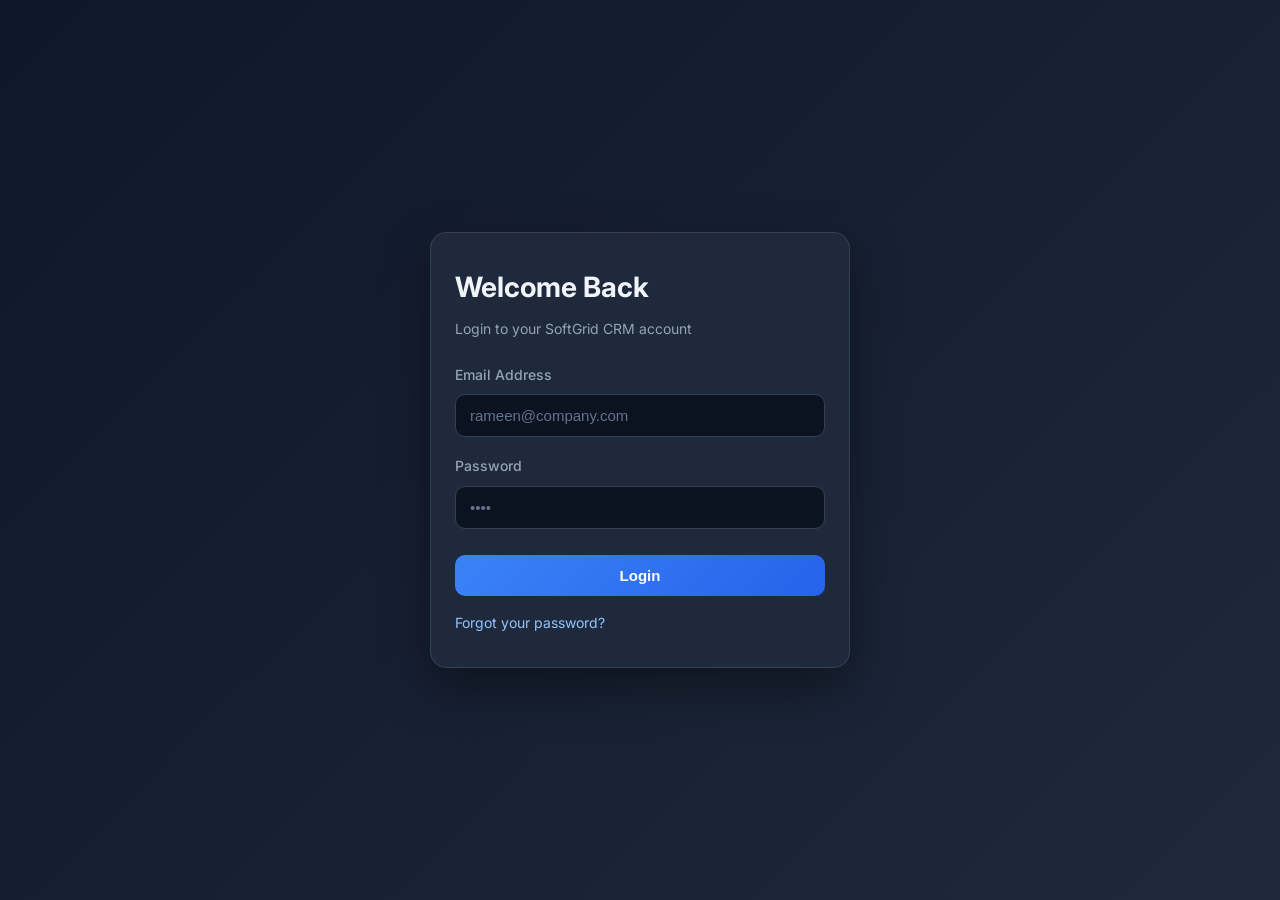
<file: index.html>
<!DOCTYPE html>
<html lang="en">
<head>
  <meta charset="UTF-8">
  <meta name="viewport" content="width=device-width, initial-scale=1.0">
  <title>SoftGrid CRM - Login</title>
  <link rel="stylesheet" href="style.css">
  <link href="https://fonts.googleapis.com/css2?family=Inter:wght@400;500;600;700&display=swap" rel="stylesheet">
</head>
<body>
  <div class="auth-wrap">
    <div class="auth-card">
      <h1>Welcome Back</h1>
      <p>Login to your SoftGrid CRM account</p>
      <form action="dashboard.html">
        <div class="field">
          <label>Email Address</label>
          <input type="email" placeholder="rameen@company.com" required>
        </div>
        <div class="field">
          <label>Password</label>
          <input type="password" placeholder="••••" required>
        </div>
        <button class="btn" type="submit">Login</button>
      </form>
      <a class="link" href="forgot-password.html">Forgot your password?</a>
    </div>
  </div>
</body>
</html>
</file>
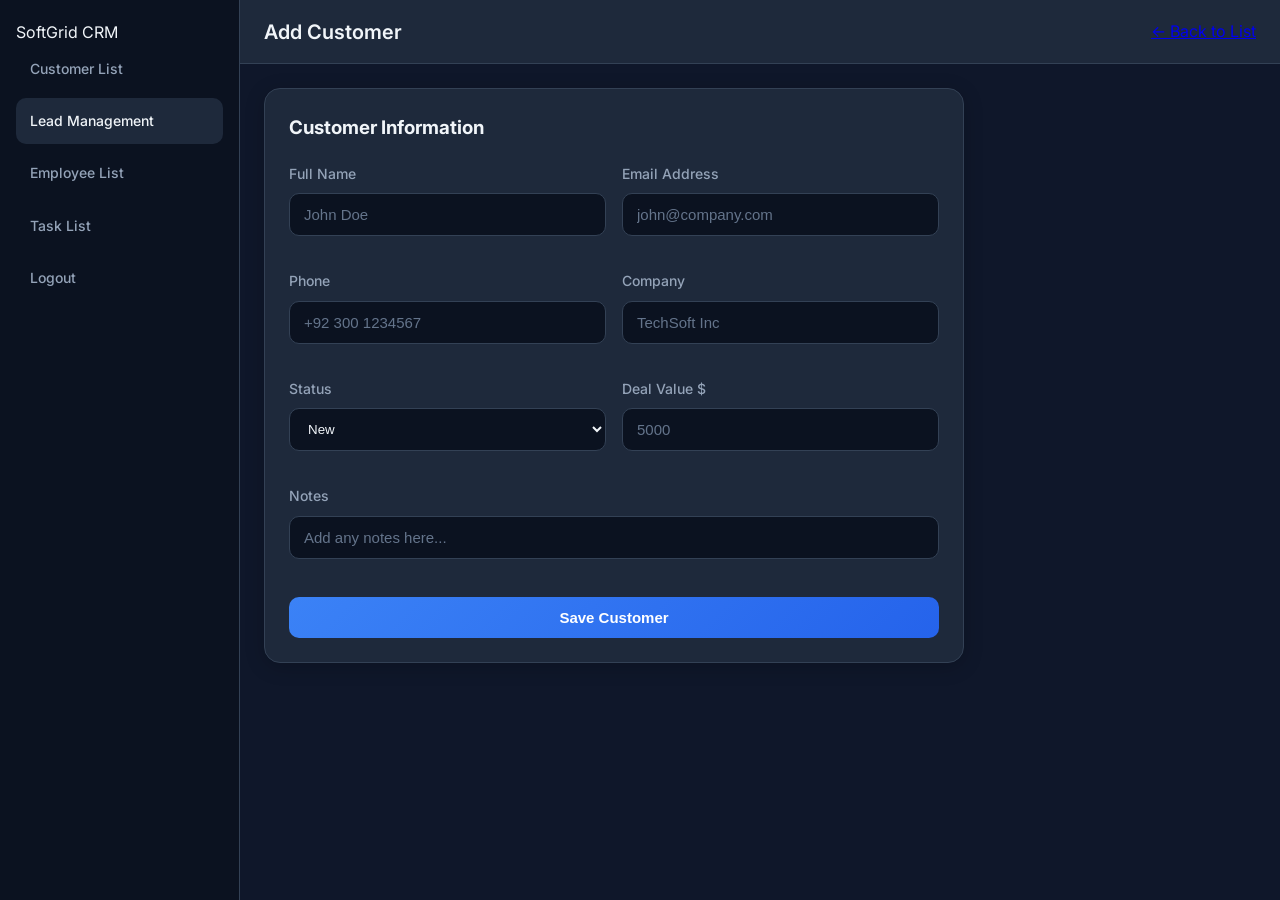
<file: add-customer.html>
<!DOCTYPE html>
<html lang="en">
<head>
  <meta charset="UTF-8">
  <meta name="viewport" content="width=device-width, initial-scale=1.0">
  <title>Add Customer - SoftGrid CRM</title>
  <link rel="stylesheet" href="style.css">
  <link href="https://fonts.googleapis.com/css2?family=Inter:wght@400;500;600;700&display=swap" rel="stylesheet">
</head>
<body>
  <div class="dashboard">
    <aside class="sidebar">
      <div class="logo">SoftGrid CRM</div>
      <nav>
  <a href="dashboard.html">Customer List</a>
  <a href="leads.html" class="active">Lead Management</a>
  <a href="employees.html">Employee List</a>
  <a href="tasks.html">Task List</a>
  <a href="index.html">Logout</a>
</nav>
    </aside>

    <div class="main">
      <header class="topbar">
        <h2>Add Customer</h2>
        <a href="dashboard.html" class="btn-primary">← Back to List</a>
      </header>

      <div class="content">
        <div class="card" style="max-width: 700px;">
          <h3 style="margin:0 0 20px;">Customer Information</h3>
          <form>
            <div style="display:grid; grid-template-columns:1fr 1fr; gap:16px;">
              <div class="field">
                <label>Full Name</label>
                <input type="text" placeholder="John Doe" required>
              </div>
              <div class="field">
                <label>Email Address</label>
                <input type="email" placeholder="john@company.com" required>
              </div>
              <div class="field">
                <label>Phone</label>
                <input type="tel" placeholder="+92 300 1234567">
              </div>
              <div class="field">
                <label>Company</label>
                <input type="text" placeholder="TechSoft Inc">
              </div>
              <div class="field">
                <label>Status</label>
                <select style="width:100%; padding:12px 14px; border-radius:10px; border:1px solid var(--border); background:#0b1220; color:var(--text);">
                  <option value="new">New</option>
                  <option value="contacted">Contacted</option>
                  <option value="won">Won</option>
                  <option value="lost">Lost</option>
                </select>
              </div>
              <div class="field">
                <label>Deal Value $</label>
                <input type="number" placeholder="5000">
              </div>
            </div>
            <div class="field" style="margin-top:16px;">
              <label>Notes</label>
              <input type="text" placeholder="Add any notes here...">
            </div>
            <button class="btn" type="submit" style="margin-top:20px;">Save Customer</button>
          </form>
        </div>
      </div>
    </div>
  </div>
</body>
</html>
</file>
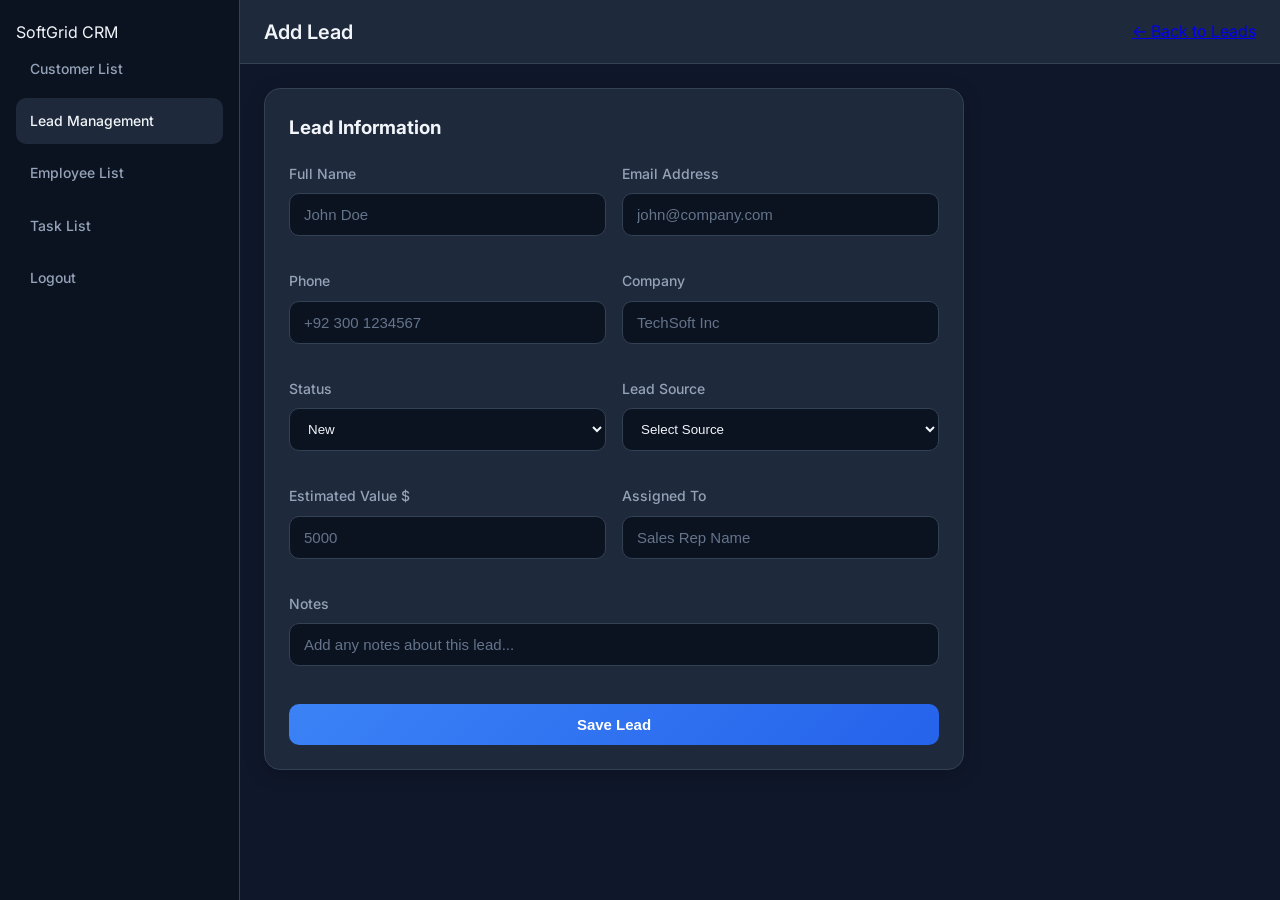
<file: add-lead.html>
<!DOCTYPE html>
<html lang="en">
<head>
  <meta charset="UTF-8">
  <meta name="viewport" content="width=device-width, initial-scale=1.0">
  <title>Add Lead - SoftGrid CRM</title>
  <link rel="stylesheet" href="style.css">
  <link href="https://fonts.googleapis.com/css2?family=Inter:wght@400;500;600;700&display=swap" rel="stylesheet">
</head>
<body>
  <div class="dashboard">
    <aside class="sidebar">
      <div class="logo">SoftGrid CRM</div>
      <nav>
  <a href="dashboard.html">Customer List</a>
  <a href="leads.html" class="active">Lead Management</a>
  <a href="employees.html">Employee List</a>
  <a href="tasks.html">Task List</a>
  <a href="index.html">Logout</a>
</nav>
    </aside>

    <div class="main">
      <header class="topbar">
        <h2>Add Lead</h2>
        <a href="leads.html" class="btn-primary">← Back to Leads</a>
      </header>

      <div class="content">
        <div class="card" style="max-width: 700px;">
          <h3 style="margin:0 0 20px;">Lead Information</h3>
          <form>
            <div style="display:grid; grid-template-columns:1fr 1fr; gap:16px;">
              <div class="field">
                <label>Full Name</label>
                <input type="text" placeholder="John Doe" required>
              </div>
              <div class="field">
                <label>Email Address</label>
                <input type="email" placeholder="john@company.com" required>
              </div>
              <div class="field">
                <label>Phone</label>
                <input type="tel" placeholder="+92 300 1234567">
              </div>
              <div class="field">
                <label>Company</label>
                <input type="text" placeholder="TechSoft Inc">
              </div>
              <div class="field">
                <label>Status</label>
                <select style="width:100%; padding:12px 14px; border-radius:10px; border:1px solid var(--border); background:#0b1220; color:var(--text);">
                  <option value="new">New</option>
                  <option value="contacted">Contacted</option>
                  <option value="won">Won</option>
                  <option value="lost">Lost</option>
                </select>
              </div>
              <div class="field">
                <label>Lead Source</label>
                <select style="width:100%; padding:12px 14px; border-radius:10px; border:1px solid var(--border); background:#0b1220; color:var(--text);">
                  <option value="">Select Source</option>
                  <option value="website">Website</option>
                  <option value="referral">Referral</option>
                  <option value="social">Social Media</option>
                  <option value="ads">Paid Ads</option>
                  <option value="cold-call">Cold Call</option>
                </select>
              </div>
              <div class="field">
                <label>Estimated Value $</label>
                <input type="number" placeholder="5000">
              </div>
              <div class="field">
                <label>Assigned To</label>
                <input type="text" placeholder="Sales Rep Name">
              </div>
            </div>
            <div class="field" style="margin-top:16px;">
              <label>Notes</label>
              <input type="text" placeholder="Add any notes about this lead...">
            </div>
            <button class="btn" type="submit" style="margin-top:20px;">Save Lead</button>
          </form>
        </div>
      </div>
    </div>
  </div>
</body>
</html>
</file>
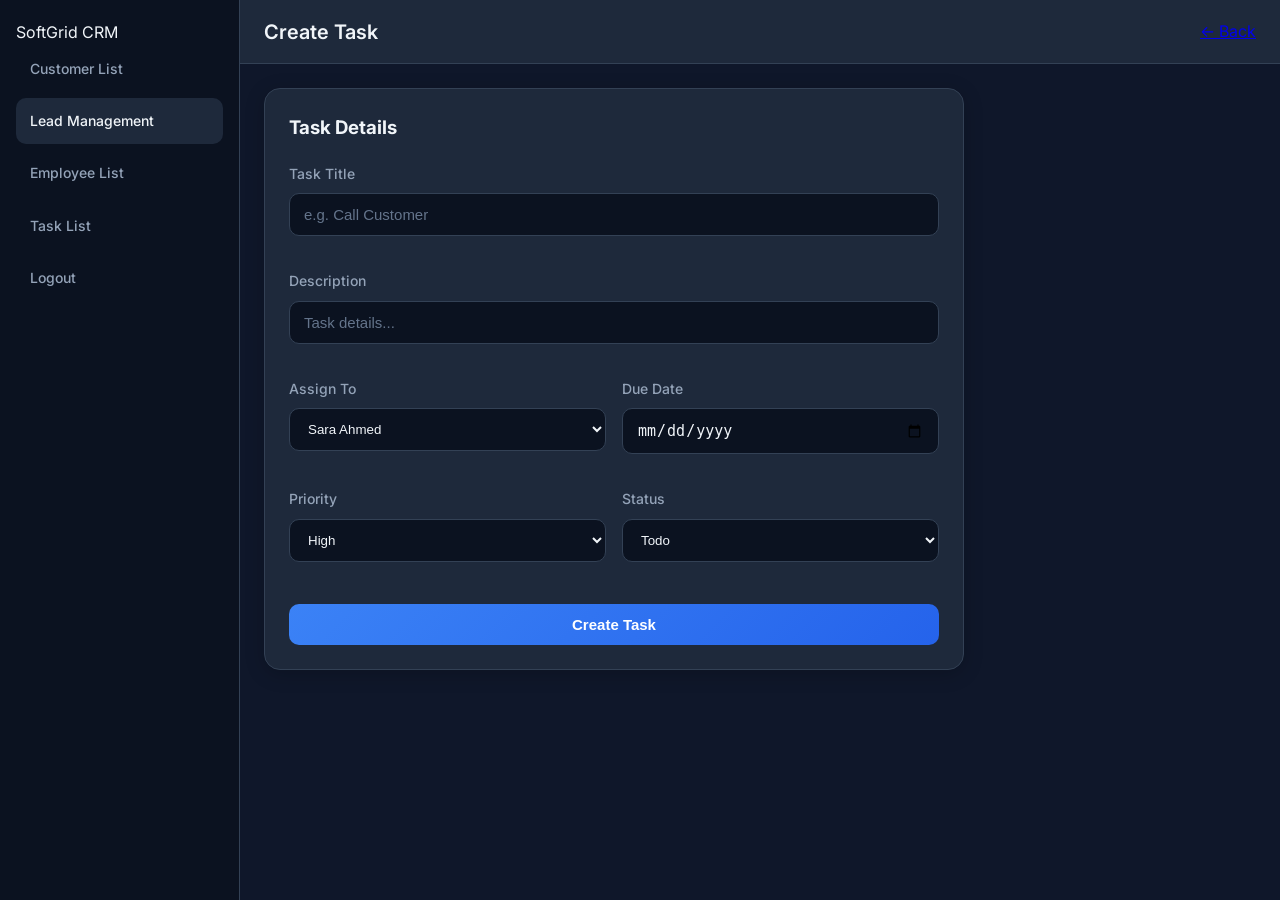
<file: create-task.html>
<!DOCTYPE html>
<html lang="en">
<head>
  <meta charset="UTF-8"><meta name="viewport" content="width=device-width, initial-scale=1.0">
  <title>Create Task - SoftGrid CRM</title>
  <link rel="stylesheet" href="style.css">
  <link href="https://fonts.googleapis.com/css2?family=Inter:wght@400;500;600;700&display=swap" rel="stylesheet">
</head>
<body>
  <div class="dashboard">
    <aside class="sidebar">
      <div class="logo">SoftGrid CRM</div>
     <nav>
  <a href="dashboard.html">Customer List</a>
  <a href="leads.html" class="active">Lead Management</a>
  <a href="employees.html">Employee List</a>
  <a href="tasks.html">Task List</a>
  <a href="index.html">Logout</a>
</nav>
    </aside>
    <div class="main">
      <header class="topbar"><h2>Create Task</h2><a href="tasks.html" class="btn-primary">← Back</a></header>
      <div class="content">
        <div class="card" style="max-width:700px;">
          <h3 style="margin:0 0 20px;">Task Details</h3>
          <form class="form-2col">
            <div class="field" style="grid-column:1/-1;"><label>Task Title</label><input type="text" placeholder="e.g. Call Customer"></div>
            <div class="field" style="grid-column:1/-1;"><label>Description</label><input type="text" placeholder="Task details..."></div>
            <div class="field"><label>Assign To</label><select style="width:100%; padding:12px 14px; border-radius:10px; border:1px solid var(--border); background:#0b1220; color:var(--text);"><option>Sara Ahmed</option><option>Usman Raza</option></select></div>
            <div class="field"><label>Due Date</label><input type="date"></div>
            <div class="field"><label>Priority</label><select style="width:100%; padding:12px 14px; border-radius:10px; border:1px solid var(--border); background:#0b1220; color:var(--text);"><option class="priority high">High</option><option class="priority medium">Medium</option><option class="priority low">Low</option></select></div>
            <div class="field"><label>Status</label><select style="width:100%; padding:12px 14px; border-radius:10px; border:1px solid var(--border); background:#0b1220; color:var(--text);"><option>Todo</option><option>In Progress</option></select></div>
            <button class="btn" type="submit" style="grid-column:1/-1; margin-top:8px;">Create Task</button>
          </form>
        </div>
      </div>
    </div>
  </div>
</body>
</html>
</file>
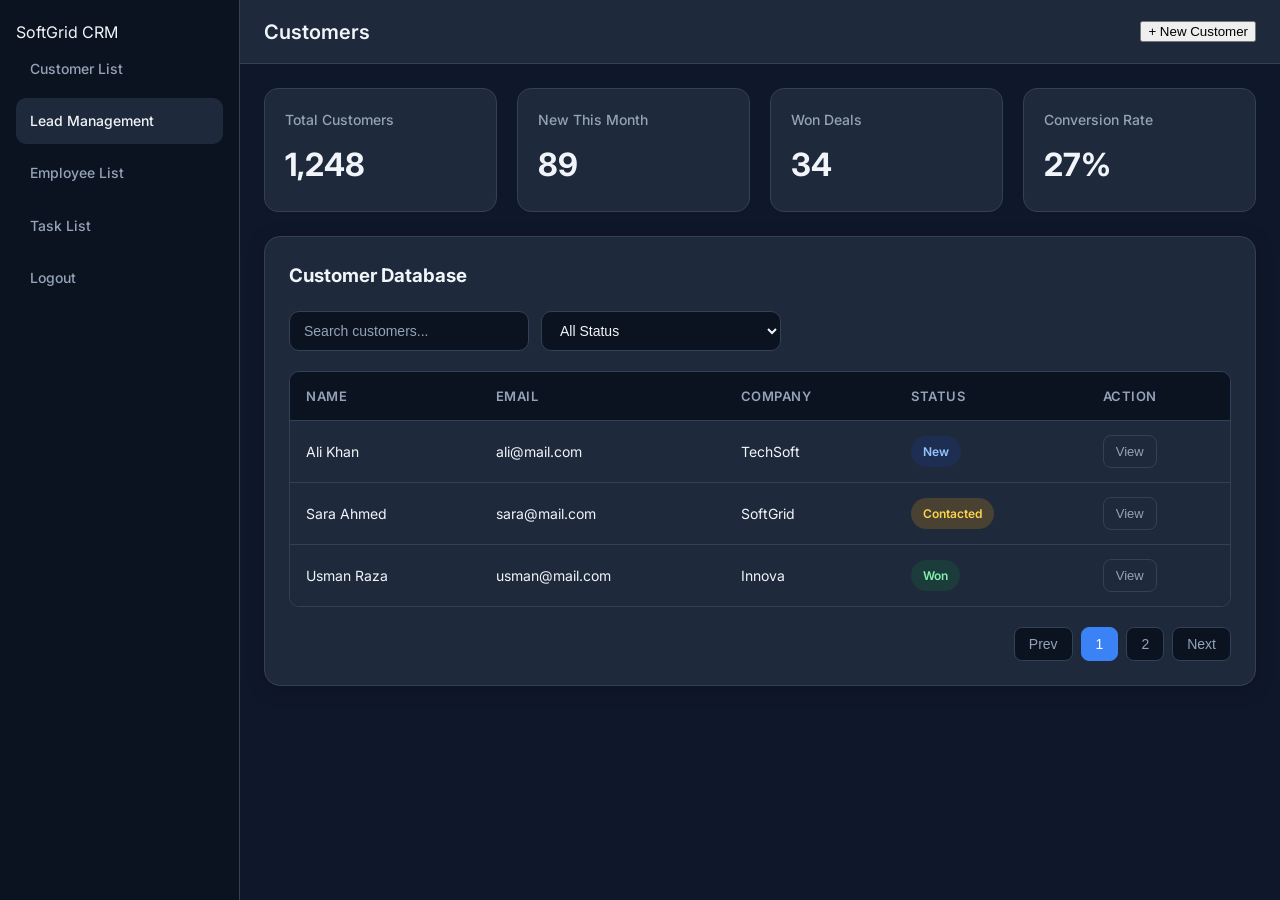
<file: dashboard.html>
<!DOCTYPE html>
<html lang="en">
<head>
  <meta charset="UTF-8">
  <meta name="viewport" content="width=device-width, initial-scale=1.0">
  <title>SoftGrid CRM - Customers</title>
  <link rel="stylesheet" href="style.css">
  <link href="https://fonts.googleapis.com/css2?family=Inter:wght@400;500;600;700&display=swap" rel="stylesheet">
</head>
<body>
  <div class="dashboard">
    <aside class="sidebar">
      <div class="logo">SoftGrid CRM</div>
     <nav>
  <a href="dashboard.html">Customer List</a>
  <a href="leads.html" class="active">Lead Management</a>
  <a href="employees.html">Employee List</a>
  <a href="tasks.html">Task List</a>
  <a href="index.html">Logout</a>
</nav>
    </aside>

    <div class="main">
      <header class="topbar">
        <h2>Customers</h2>
        <button class="btn-primary">+ New Customer</button>
      </header>

      <div class="content">
        <div class="grid">
          <div class="kpi"><h3>Total Customers</h3><p>1,248</p></div>
          <div class="kpi"><h3>New This Month</h3><p>89</p></div>
          <div class="kpi"><h3>Won Deals</h3><p>34</p></div>
          <div class="kpi"><h3>Conversion Rate</h3><p>27%</p></div>
        </div>

        <div class="card">
          <h3 style="margin:0 0 20px;">Customer Database</h3>
          <div class="toolbar">
            <input type="text" id="searchInput" placeholder="Search customers...">
            <select id="statusFilter">
              <option value="">All Status</option>
              <option value="new">New</option>
              <option value="contacted">Contacted</option>
              <option value="won">Won</option>
              <option value="lost">Lost</option>
            </select>
          </div>

          <div class="table-wrap">
            <table id="customerTable">
              <thead>
                <tr>
                  <th>Name</th>
                  <th>Email</th>
                  <th>Company</th>
                  <th>Status</th>
                  <th>Action</th>
                </tr>
              </thead>
              <tbody>
                <tr>
                  <td>Ali Khan</td>
                  <td>ali@mail.com</td>
                  <td>TechSoft</td>
                  <td><span class="badge new">New</span></td>
                  <td><button class="btn-icon">View</button></td>
                </tr>
                <tr>
                  <td>Sara Ahmed</td>
                  <td>sara@mail.com</td>
                  <td>SoftGrid</td>
                  <td><span class="badge contacted">Contacted</span></td>
                  <td><button class="btn-icon">View</button></td>
                </tr>
                <tr>
                  <td>Usman Raza</td>
                  <td>usman@mail.com</td>
                  <td>Innova</td>
                  <td><span class="badge won">Won</span></td>
                  <td><button class="btn-icon">View</button></td>
                </tr>
              </tbody>
            </table>
          </div>

          <div class="pagination">
            <button>Prev</button>
            <button class="active">1</button>
            <button>2</button>
            <button>Next</button>
          </div>
        </div>
      </div>
    </div>
  </div>

  <script>
    const searchInput = document.getElementById('searchInput');
    const statusFilter = document.getElementById('statusFilter');
    const table = document.getElementById('customerTable');

    function filterTable() {
      const search = searchInput.value.toLowerCase();
      const status = statusFilter.value.toLowerCase();
      const rows = table.tBodies[0].rows;

      for (let row of rows) {
        const text = row.innerText.toLowerCase();
        const rowStatus = row.querySelector('.badge').classList[1];
        const matchSearch = text.includes(search);
        const matchStatus = status === '' || rowStatus === status;
        row.style.display = matchSearch && matchStatus? '' : 'none';
      }
    }

    searchInput.addEventListener('input', filterTable);
    statusFilter.addEventListener('change', filterTable);
  </script>
</body>
</html>
</file>
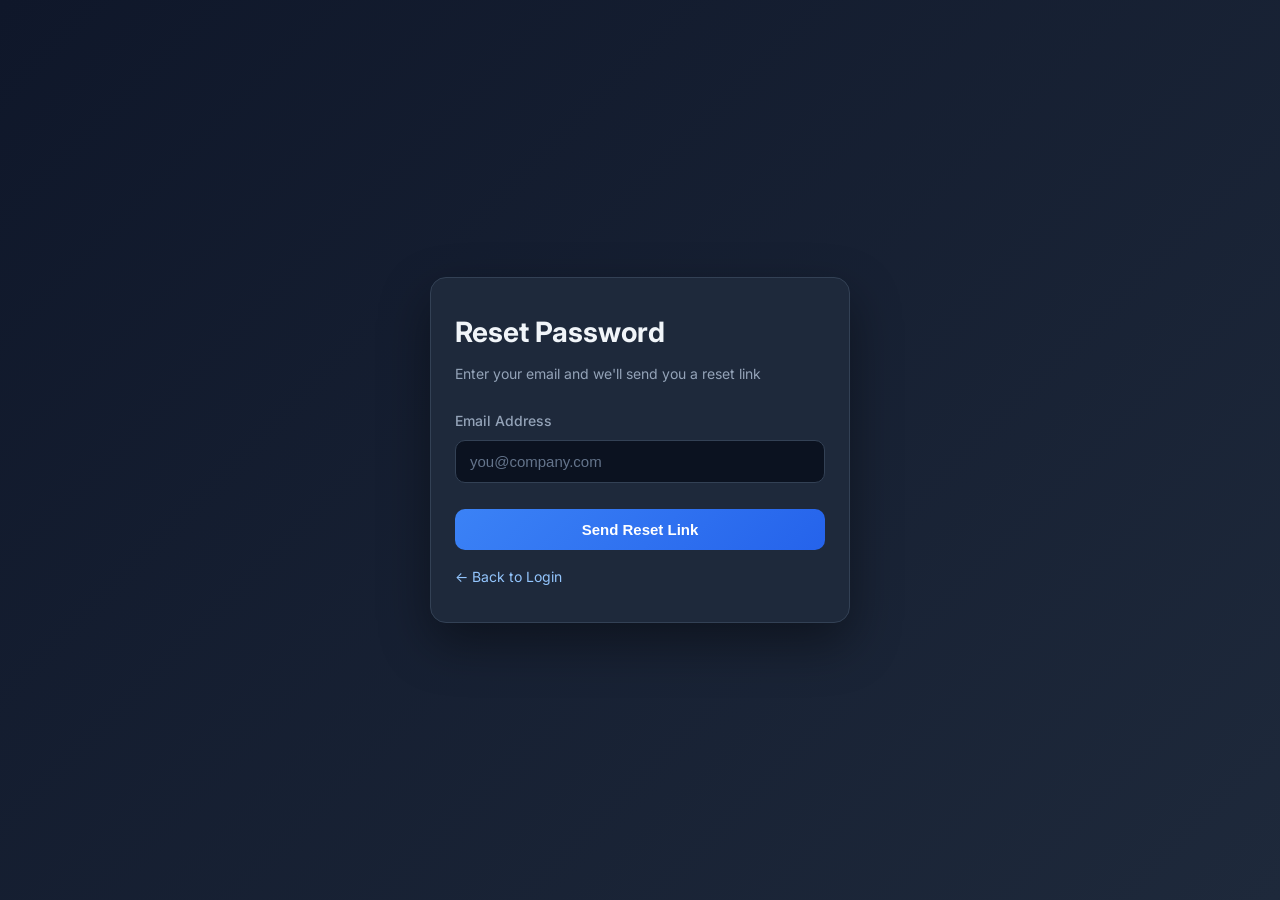
<file: forgot-password.html>
<!DOCTYPE html>
<html lang="en">
<head>
  <meta charset="UTF-8">
  <meta name="viewport" content="width=device-width, initial-scale=1.0">
  <title>Reset Password - SoftGrid CRM</title>
  <link rel="stylesheet" href="style.css">
  <link href="https://fonts.googleapis.com/css2?family=Inter:wght@400;500;600;700&display=swap" rel="stylesheet">
</head>
<body>
  <div class="auth-wrap">
    <div class="auth-card">
      <h1>Reset Password</h1>
      <p>Enter your email and we'll send you a reset link</p>
      <form>
        <div class="field">
          <label>Email Address</label>
          <input type="email" placeholder="you@company.com" required>
        </div>
        <button class="btn" type="submit">Send Reset Link</button>
      </form>
      <a class="link" href="index.html">← Back to Login</a>
    </div>
  </div>
</body>
</html>
</file>
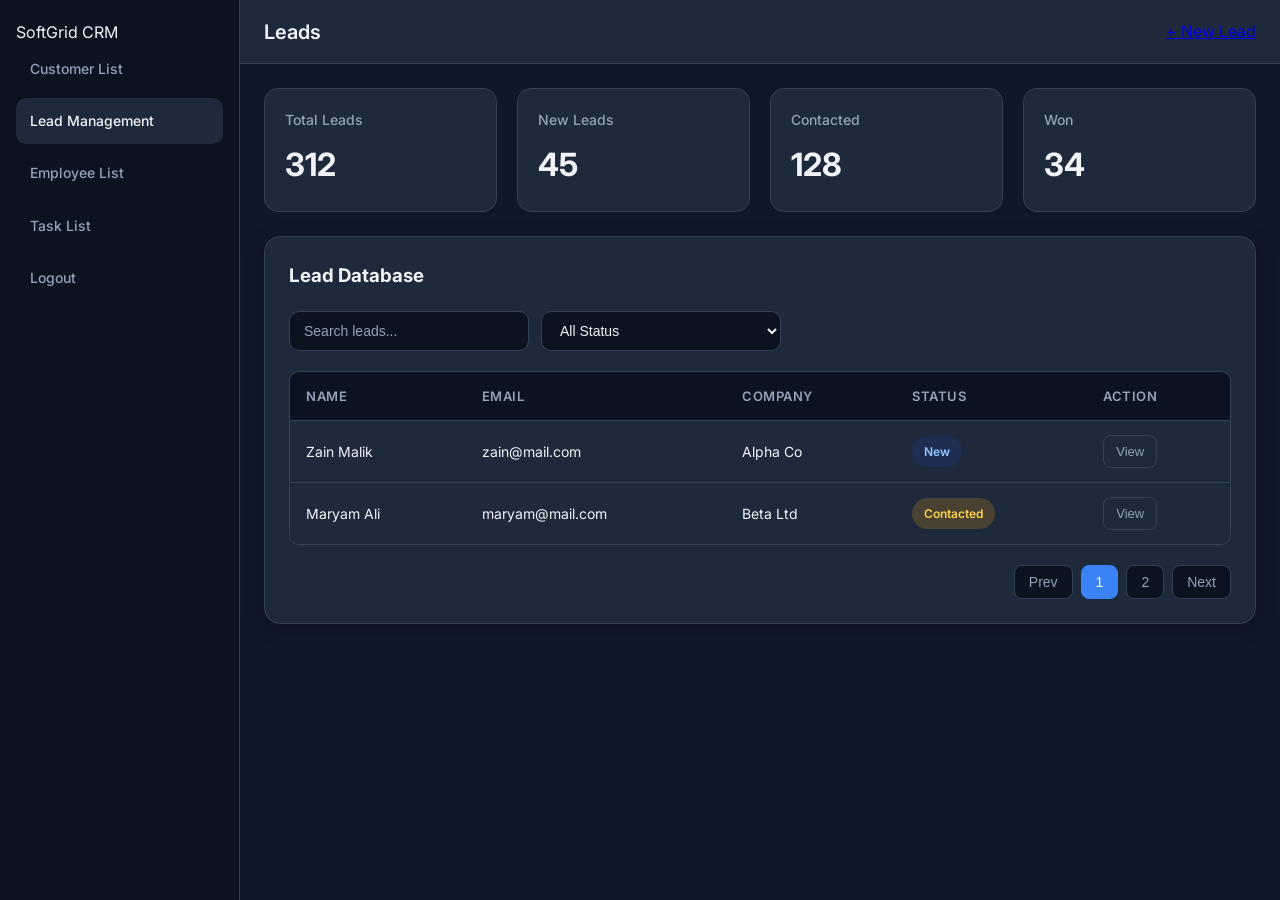
<file: leads.html>
<!DOCTYPE html>
<html lang="en">
<head>
  <meta charset="UTF-8">
  <meta name="viewport" content="width=device-width, initial-scale=1.0">
  <title>SoftGrid CRM - Leads</title>
  <link rel="stylesheet" href="style.css">
  <link href="https://fonts.googleapis.com/css2?family=Inter:wght@400;500;600;700&display=swap" rel="stylesheet">
</head>
<body>
  <div class="dashboard">
    <aside class="sidebar">
      <div class="logo">SoftGrid CRM</div>
     <nav>
  <a href="dashboard.html">Customer List</a>
  <a href="leads.html" class="active">Lead Management</a>
  <a href="employees.html">Employee List</a>
  <a href="tasks.html">Task List</a>
  <a href="index.html">Logout</a>
</nav>
    </aside>

    <div class="main">
      <header class="topbar">
        <h2>Leads</h2>
        <a href="add-lead.html" class="btn-primary">+ New Lead</a>
      </header>

      <div class="content">
        <div class="grid">
          <div class="kpi"><h3>Total Leads</h3><p>312</p></div>
          <div class="kpi"><h3>New Leads</h3><p>45</p></div>
          <div class="kpi"><h3>Contacted</h3><p>128</p></div>
          <div class="kpi"><h3>Won</h3><p>34</p></div>
        </div>

        <div class="card">
          <h3 style="margin:0 0 20px;">Lead Database</h3>
          <div class="toolbar">
            <input type="text" placeholder="Search leads...">
            <select>
              <option value="">All Status</option>
              <option value="new">New</option>
              <option value="contacted">Contacted</option>
              <option value="won">Won</option>
              <option value="lost">Lost</option>
            </select>
          </div>

          <div class="table-wrap">
            <table>
              <thead>
                <tr><th>Name</th><th>Email</th><th>Company</th><th>Status</th><th>Action</th></tr>
              </thead>
              <tbody>
                <tr>
                  <td>Zain Malik</td><td>zain@mail.com</td><td>Alpha Co</td>
                  <td><span class="badge new">New</span></td>
                  <td><button class="btn-icon">View</button></td>
                </tr>
                <tr>
                  <td>Maryam Ali</td><td>maryam@mail.com</td><td>Beta Ltd</td>
                  <td><span class="badge contacted">Contacted</span></td>
                  <td><button class="btn-icon">View</button></td>
                </tr>
              </tbody>
            </table>
          </div>

          <div class="pagination">
            <button>Prev</button><button class="active">1</button><button>2</button><button>Next</button>
          </div>
        </div>
      </div>
    </div>
  </div>
</body>
</html>
</file>
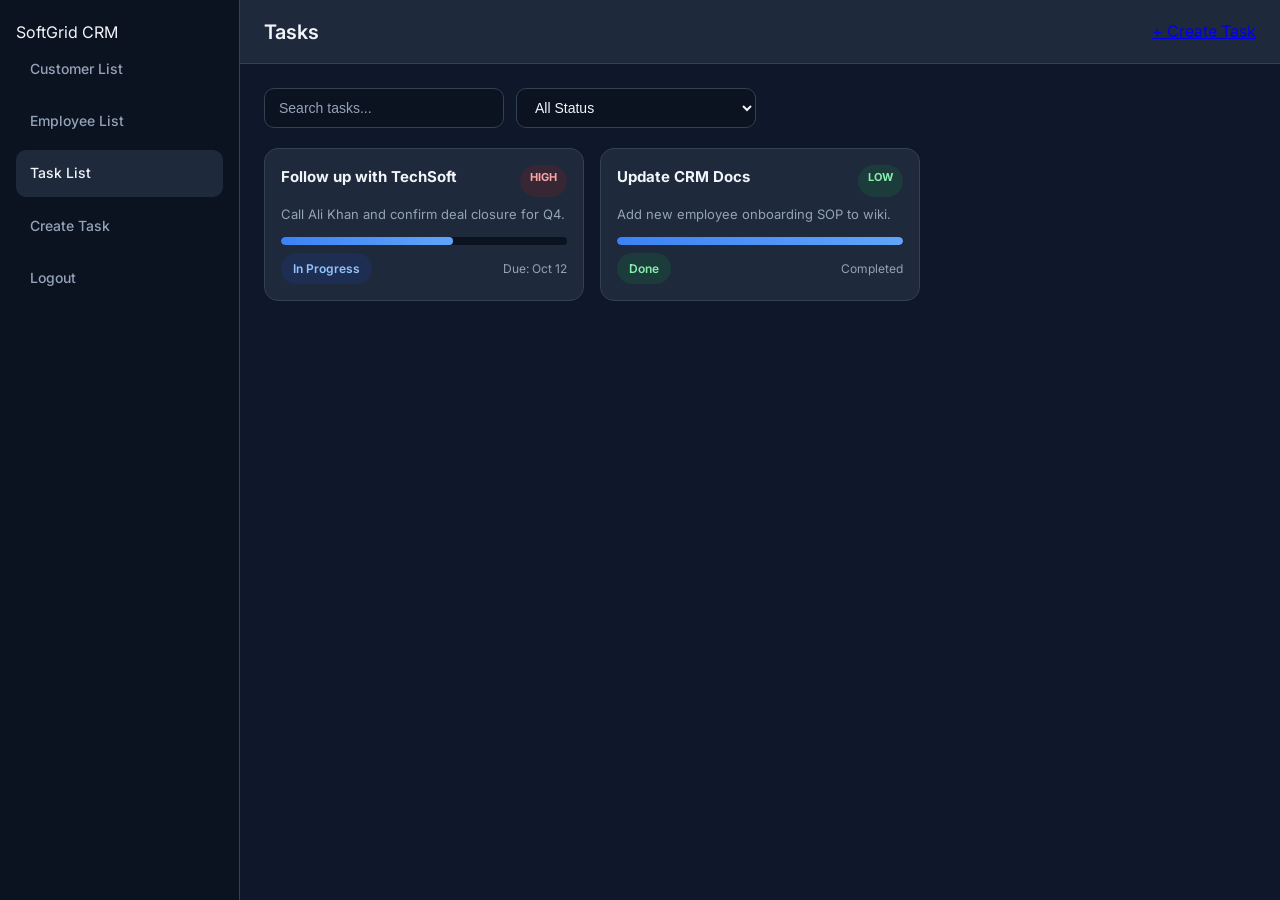
<file: tasks.html>
<!DOCTYPE html>
<html lang="en">
<head>
  <meta charset="UTF-8"><meta name="viewport" content="width=device-width, initial-scale=1.0">
  <title>Tasks - SoftGrid CRM</title>
  <link rel="stylesheet" href="style.css">
  <link href="https://fonts.googleapis.com/css2?family=Inter:wght@400;500;600;700&display=swap" rel="stylesheet">
</head>
<body>
  <div class="dashboard">
    <aside class="sidebar">
      <div class="logo">SoftGrid CRM</div>
      <nav>
        <a href="dashboard.html">Customer List</a>
        <a href="employees.html">Employee List</a>
        <a href="tasks.html" class="active">Task List</a>
        <a href="create-task.html">Create Task</a>
        <a href="index.html">Logout</a>
      </nav>
    </aside>
    <div class="main">
      <header class="topbar">
        <h2>Tasks</h2>
        <a href="create-task.html" class="btn-primary">+ Create Task</a>
      </header>
      <div class="content">
        <div class="toolbar">
          <input type="text" placeholder="Search tasks...">
          <select><option>All Status</option><option>Todo</option><option>In Progress</option><option>Done</option></select>
        </div>
        <div class="task-grid">
          <div class="task-card">
            <div style="display:flex; justify-content:space-between; margin-bottom:8px;">
              <h4>Follow up with TechSoft</h4>
              <span class="priority high">High</span>
            </div>
            <p>Call Ali Khan and confirm deal closure for Q4.</p>
            <div class="progress-wrap"><div class="progress-bar" style="width:60%;"></div></div>
            <div class="task-meta">
              <span class="badge inprogress">In Progress</span>
              <span>Due: Oct 12</span>
            </div>
          </div>
          <div class="task-card">
            <div style="display:flex; justify-content:space-between; margin-bottom:8px;">
              <h4>Update CRM Docs</h4>
              <span class="priority low">Low</span>
            </div>
            <p>Add new employee onboarding SOP to wiki.</p>
            <div class="progress-wrap"><div class="progress-bar" style="width:100%;"></div></div>
            <div class="task-meta">
              <span class="badge done">Done</span>
              <span>Completed</span>
            </div>
          </div>
        </div>
      </div>
    </div>
  </div>
</body>
</html>
</file>
<file: style.css>
:root {
  --bg:#0f172a;
  --card:#1e293b;
  --muted:#94a3b8;
  --text:#f1f5f9; /* Thora bright kiya taaki readable ho */
  --accent:#3b82f6; /* Blue thora bright */
  --accent-2:#2563eb;
  --ring:#60a5fa;
  --border:#334155;
}

* { box-sizing: border-box; }
body {
  margin:0;
  font-family: 'Inter', system-ui, sans-serif;
  background:var(--bg);
  color:var(--text);
  line-height: 1.6;
}

/* ===== Day 1: Auth Pages ===== */
.auth-wrap {
  min-height:100vh;
  display:grid;
  place-items:center;
  padding:24px;
  background: linear-gradient(135deg, #0f172a 0%, #1e293b 100%);
}
.auth-card {
  width:100%;
  max-width:420px;
  background:var(--card);
  border-radius:16px;
  padding:32px 24px;
  box-shadow:0 20px 50px rgba(0,0,0,.4);
  border: 1px solid var(--border);
}
.auth-card h1 { margin:0 0 8px; font-size:28px; font-weight:700; }
.auth-card p { margin:0 0 24px; color:var(--muted); font-size:14px; }
.field { margin-bottom:18px; }
.field label { display:block; font-size:14px; color:var(--muted); margin-bottom:8px; font-weight:500; }
.field input {
  width:100%;
  padding:12px 14px;
  border-radius:10px;
  border:1px solid var(--border);
  background:#0b1220;
  color:var(--text);
  outline:none;
  font-size:15px;
  transition:.2s;
}
.field input:focus {
  border-color:var(--ring);
  box-shadow:0 0 0 3px rgba(96,165,250,.2);
}
.field input::placeholder {
  color: #64748b;
}
.btn {
  width:100%;
  padding:12px 14px;
  border:none;
  border-radius:10px;
  background:linear-gradient(135deg,var(--accent),var(--accent-2));
  color:white;
  font-weight:600;
  font-size:15px;
  cursor:pointer;
  transition:.2s;
  margin-top: 8px;
}
.btn:hover {
  filter:brightness(1.1);
  transform: translateY(-1px);
}
.link {
  color:#93c5fd;
  text-decoration:none;
  font-size:14px;
  display:inline-block;
  margin-top:16px;
  transition:.2s;
}
.link:hover { color: var(--ring); }

/* ===== Day 2: Dashboard Layout ===== */
.dashboard {
  display: grid;
  grid-template-columns: 240px 1fr;
  min-height: 100vh;
}

/* Sidebar */
.sidebar {
  background: #0b1220;
  border-right: 1px solid var(--border);
  padding: 20px 16px;
  position: sticky;
  top: 0;
  height: 100vh;
  overflow-y: auto;
}
.sidebar.logo {
  display: flex;
  align-items: center;
  gap: 10px;
  font-weight: 700;
  font-size: 20px;
  margin-bottom: 32px;
  color: var(--text);
}
.sidebar nav a {
  display: flex;
  align-items: center;
  gap: 12px;
  padding: 12px 14px;
  border-radius: 10px;
  color: var(--muted);
  text-decoration: none;
  margin-bottom: 6px;
  font-size: 14px;
  font-weight: 500;
  transition:.2s;
}
.sidebar nav a.active,
.sidebar nav a:hover {
  background: var(--card);
  color: var(--text);
}

/* Main Area */
.main {
  display: flex;
  flex-direction: column;
  background: var(--bg);
}

/* Topbar */
.topbar {
  height: 64px;
  background: var(--card);
  border-bottom: 1px solid var(--border);
  display: flex;
  align-items: center;
  justify-content: space-between;
  padding: 0 24px;
  position: sticky;
  top: 0;
  z-index: 10;
}
.topbar h2 {
  margin:0;
  font-size:20px;
  font-weight:600;
}
.topbar.btn-primary {
  background: var(--accent);
  color: #fff;
  border: none;
  padding: 10px 20px;
  border-radius: 8px;
  font-weight: 600;
  cursor: pointer;
  transition:.2s;
  font-size:14px;
}
.topbar.btn-primary:hover {
  background: var(--accent-2);
  transform: translateY(-1px);
}

/* Content */
.content {
  padding: 24px;
  flex: 1;
}

/* KPI Grid */
.grid {
  display:grid;
  grid-template-columns:repeat(4,1fr);
  gap:20px;
  margin-bottom:24px;
}
.kpi {
  background:var(--card);
  padding:20px;
  border-radius:14px;
  border: 1px solid var(--border);
}
.kpi h3 { margin:0; color:var(--muted); font-size:14px; font-weight:500; }
.kpi p { margin:8px 0 0; font-size:32px; font-weight:700; color: var(--text); }

.card {
  background: var(--card);
  border-radius: 16px;
  padding: 24px;
  box-shadow: 0 4px 20px rgba(0,0,0,.2);
  border: 1px solid var(--border);
}

/* Toolbar */
.toolbar {
  display: flex;
  gap: 12px;
  flex-wrap: wrap;
  margin-bottom: 20px;
}
.toolbar input,.toolbar select {
  background: #0b1220;
  border: 1px solid var(--border);
  color: var(--text);
  border-radius: 10px;
  padding: 10px 14px;
  outline: none;
  min-width: 240px;
  font-size:14px;
}
.toolbar input::placeholder {
  color: var(--muted);
}
.toolbar input:focus,.toolbar select:focus {
  border-color: var(--ring);
  box-shadow: 0 0 0 3px rgba(96,165,250,.2);
}

/* Table */
.table-wrap { overflow-x: auto; border-radius: 10px; border: 1px solid var(--border); }
table {
  width: 100%;
  border-collapse: collapse;
  font-size: 14px;
  background: var(--card);
}
th, td {
  text-align: left;
  padding: 14px 16px;
  border-bottom: 1px solid var(--border);
}
th {
  color: var(--muted);
  font-weight: 600;
  background: #0b1220;
  font-size: 13px;
  text-transform: uppercase;
  letter-spacing:.5px;
}
tbody tr:last-child td { border-bottom: none; }
tr:hover td { background: #0b1220; }

/* Badges */
.badge {
  padding: 6px 12px;
  border-radius: 999px;
  font-size: 12px;
  font-weight: 600;
  display: inline-block;
}
.badge.new { background: #1e40af33; color: #93c5fd; }
.badge.contacted { background: #f59e0b33; color: #fcd34d; }
.badge.won { background: #15803d33; color: #86efac; }
.badge.lost { background: #991b1b33; color: #fca5a5; }

/* Buttons */
.btn-icon {
  background: transparent;
  border: 1px solid var(--border);
  color: var(--muted);
  padding: 8px 12px;
  border-radius: 8px;
  cursor: pointer;
  font-size:13px;
  transition:.2s;
}
.btn-icon:hover {
  color: var(--text);
  border-color: var(--ring);
  background: #0b1220;
}

/* Pagination */
.pagination {
  display: flex;
  gap: 8px;
  justify-content: flex-end;
  margin-top: 20px;
}
.pagination button {
  background: #0b1220;
  border: 1px solid var(--border);
  color: var(--muted);
  padding: 8px 14px;
  border-radius: 8px;
  cursor: pointer;
  font-size:14px;
  transition:.2s;
}
.pagination button:hover {
  border-color: var(--ring);
  color: var(--text);
}
.pagination button.active {
  background: var(--accent);
  border-color: var(--accent);
  color: #fff;
}

/* Mobile */
@media (max-width: 900px) {
 .grid { grid-template-columns:repeat(2,1fr); }
 .dashboard { grid-template-columns: 1fr; }
 .sidebar { display: none; }
 .content { padding: 16px; }
 .toolbar input { min-width: 100%; }
}
@media (max-width: 560px) {
 .grid { grid-template-columns:1fr; }
 .topbar { padding: 0 16px; }
 .auth-card { padding: 24px 20px; }
}
/* ========= DAY 3: EMPLOYEE + TASK COMPONENTS ========= */

/* Employee Cards Grid */
.employee-grid {
  display:grid;
  grid-template-columns: repeat(auto-fill, minmax(260px, 1fr));
  gap:20px;
}
.emp-card {
  background:var(--card);
  border:1px solid var(--border);
  border-radius:16px;
  padding:20px;
  text-align:center;
  transition:.2s;
}
.emp-card:hover { transform: translateY(-4px); border-color:var(--accent); }
.emp-card img {
  width:80px; height:80px; border-radius:50%;
  border:3px solid var(--accent); margin-bottom:12px;
}
.emp-card h3 { margin:0 0 4px; font-size:16px; }
.emp-card p { margin:0; color:var(--muted); font-size:13px; }

/* Task Cards */
.task-grid {
  display:grid;
  grid-template-columns: repeat(auto-fill, minmax(300px, 1fr));
  gap:16px;
}
.task-card {
  background:var(--card);
  border:1px solid var(--border);
  border-radius:14px;
  padding:16px;
}
.task-card h4 { margin:0 0 8px; font-size:15px; }
.task-card p { margin:0 0 12px; color:var(--muted); font-size:13px; line-height:1.5; }
.task-meta { display:flex; justify-content:space-between; align-items:center; font-size:12px; color:var(--muted); }

/* Progress Bars */
.progress-wrap {
  width:100%; height:8px; background:#0b1220;
  border-radius:10px; overflow:hidden; margin:8px 0;
}
.progress-bar {
  height:100%; background:linear-gradient(90deg,var(--accent),var(--ring));
  border-radius:10px; transition:width .3s;
}

/* Priority Labels */
.priority {
  padding:4px 10px; border-radius:999px; font-size:11px; font-weight:700;
  text-transform:uppercase;
}
.priority.high { background:#991b1b33; color:#fca5a5; }
.priority.medium { background:#f59e0b33; color:#fcd34d; }
.priority.low { background:#15803d33; color:#86efac; }

/* Status Badges - Task */
.badge.todo { background:#33415533; color:#cbd5e1; }
.badge.inprogress { background:#1e40af33; color:#93c5fd; }
.badge.done { background:#15803d33; color:#86efac; }

/* Modal Design */
.modal-overlay {
  position:fixed; inset:0; background:rgba(0,0,0,.6);
  display:none; align-items:center; justify-content:center; z-index:50;
}
.modal-overlay.active { display:flex; }
.modal {
  background:var(--card); border:1px solid var(--border);
  border-radius:16px; padding:24px; width:100%; max-width:500px;
  box-shadow:0 20px 50px rgba(0,0,0,.4);
}
.modal h3 { margin:0 0 16px; }
.modal .field { margin-bottom:14px; }
.modal-close { background:transparent; border:none; color:var(--muted); font-size:24px; cursor:pointer; float:right; }

/* 2-Column Form */
.form-2col {
  display:grid; grid-template-columns:1fr 1fr; gap:16px;
}
@media (max-width: 600px) { .form-2col { grid-template-columns:1fr; } }
</file>
